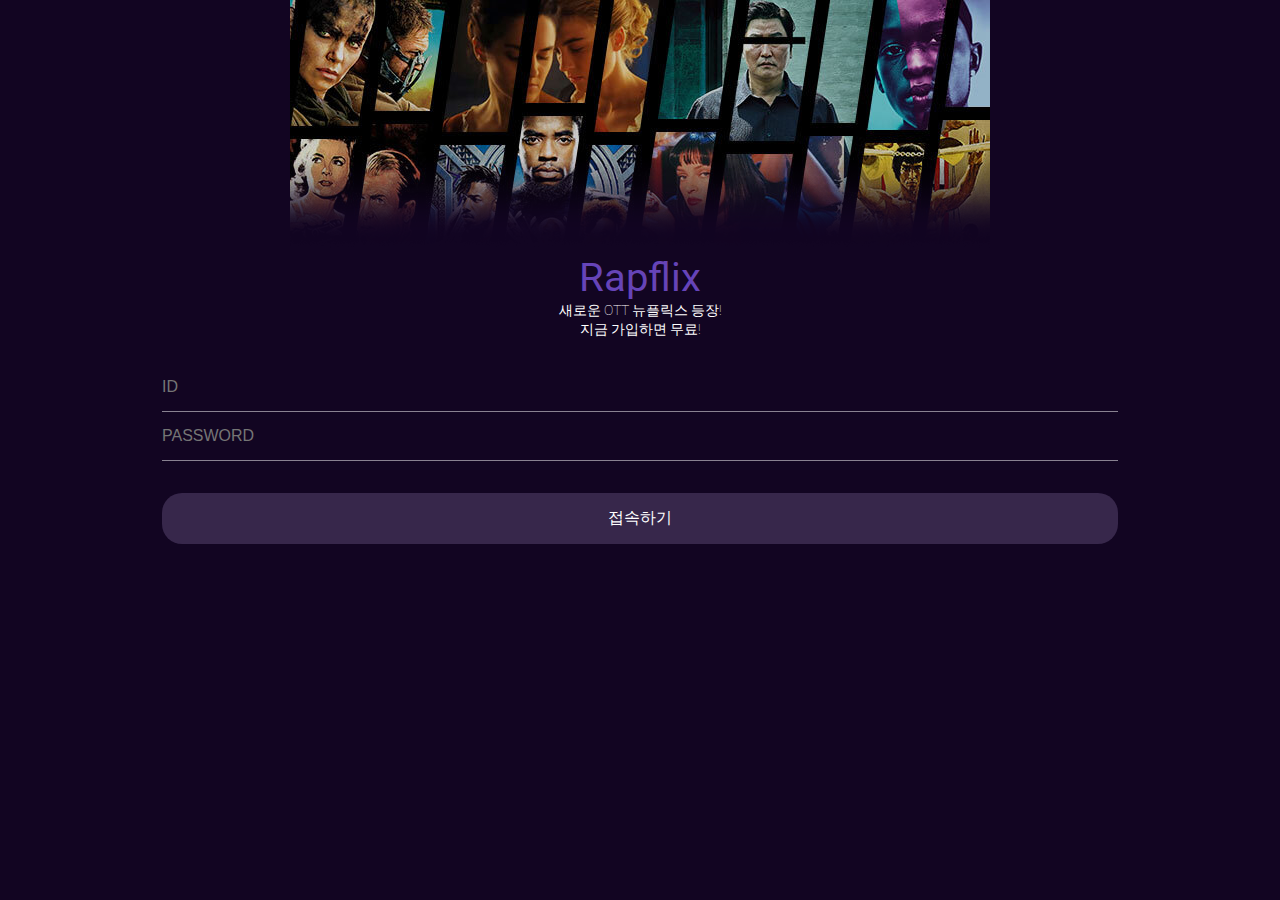
<file: index.html>
<!DOCTYPE html>
<html lang="ko">
  <head>
    <meta charset="UTF-8" />
    <meta http-equiv="X-UA-Compatible" content="IE=edge" />
    <meta name="viewport" content="width=device-width, initial-scale=1.0" />
    <title>Rapflix</title>
    <link rel="stylesheet" href="./css/login.css" />
  </head>
  <body>
    <div class="login-title">
      <img src="./img/login-img.png" class="login-img" />
      <h1 class="login-title__maintext">Rapflix</h1>
      <p class="login-title__subtext">
        새로운 OTT 뉴플릭스 등장! </br>
        지금 가입하면 무료!
      </p>
    </div>
    <form action="find.html" class="login-form">
      <input
        type="text"
        name="username"
        required
        autocomplete="off"
        placeholder="ID"
      />
      <input
        type="password"
        name="password"
        required
        autocomplete="off"
        placeholder="PASSWORD"
      />
      <input type="submit" value="접속하기" />
    </form>
  </body>
</html>
</file>
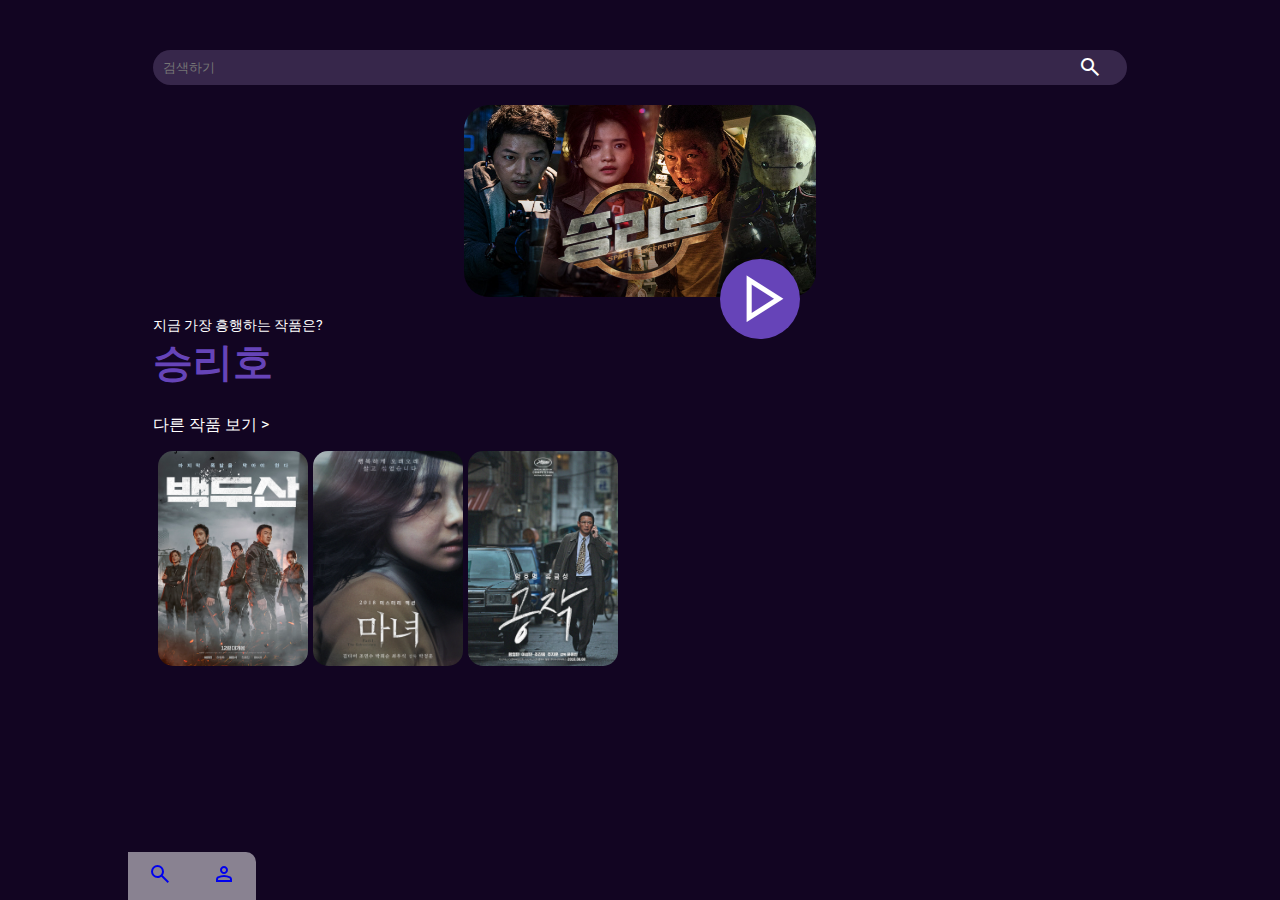
<file: find.html>
<!DOCTYPE html>
<html lang="ko">
  <head>
    <meta charset="UTF-8" />
    <meta http-equiv="X-UA-Compatible" content="IE=edge" />
    <meta name="viewport" content="width=device-width, initial-scale=1.0" />
    <title>find movie</title>
    <link rel="stylesheet" href="./css/find.css" />
    <link
      href="https://fonts.googleapis.com/css2?family=Material+Symbols+Outlined"
      rel="stylesheet"
    />
  </head>
  <body>
    <form class="find-search-bar-form">
      <div class="display-flex-center position-relative">
        <input class="find-search-bar" placeholder="검색하기" />
        <!-- material-icons-outlined에서 material-symbols-outlined로 변경함 -->
        <span class="material-symbols-outlined">search</span>
      </div>
    </form>
    <div class="best-movie position-relative">
      <div class="best-movie__img-container">
        <img class="best-movie__img" src="./img/find-bestMovie-img.jpg" />
        <span class="material-symbols-outlined">play_arrow</span>
      </div>
      <div class="best-movie__title">
        <p class="best-movie__promotion-text">지금 가장 흥행하는 작품은?</p>
        <span class="best-movie__movie-name">승리호</span>
      </div>
    </div>
    <div class="movie-recommendation">
      <span class="movie-recommendation__title">다른 작품 보기 ></span>
      <ul class="movie-recommendation__imges">
        <li><img src="./img/find-movieRecommendation-01.jpg" /></li>
        <li><img src="./img/find-movieRecommendation-02.jpg" /></li>
        <li><img src="./img/find-movieRecommendation-03.jpg" /></li>
      </ul>
    </div>
    <div class="navigation-bar">
      <a href="./find.html">
        <span class="material-symbols-outlined find-icon-licked">search</span>
      </a>
      <a href="./mypage.html">
        <span class="material-symbols-outlined">person_outline</span>
      </a>
    </div>
  </body>
</html>
</file>
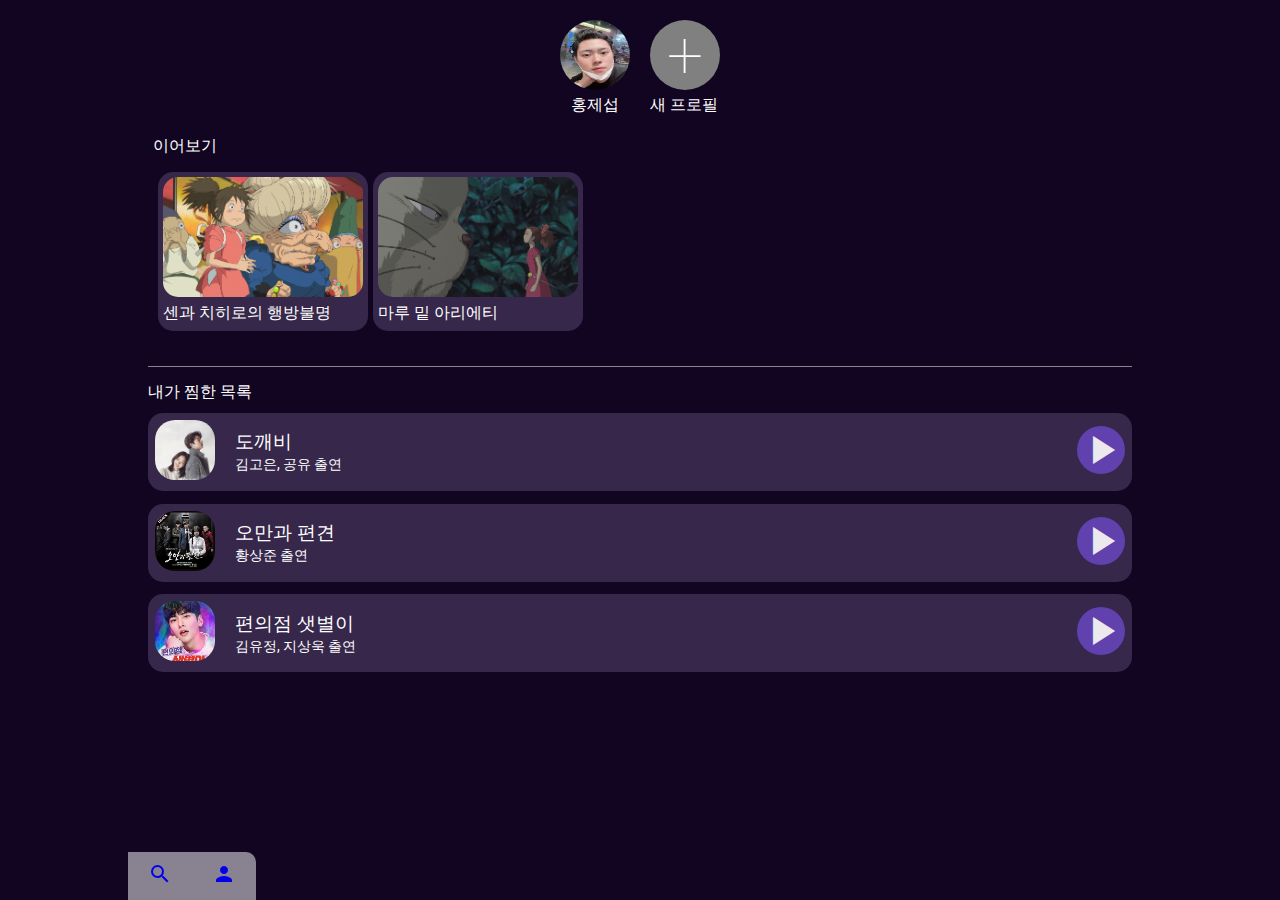
<file: mypage.html>
<!DOCTYPE html>
<html lang="ko">
  <head>
    <meta charset="UTF-8" />
    <meta http-equiv="X-UA-Compatible" content="IE=edge" />
    <meta name="viewport" content="width=device-width, initial-scale=1.0" />
    <title>My Page</title>
    <link rel="stylesheet" href="./css/mypage.css" />
  </head>
  <body>
    <!-- 프로필 -->
    <div class="display-flex-center">
      <div class="user-component position-relative display-flex-center">
        <img class="user-component__profile" src="./img/mypage-profile.jpg" />
        <div class="user-component__id">홍제섭</div>
      </div>
      <div class="user-component">
        <div
          class="user-component__profile add-profile-btn display-flex-center"
        >
          <span>+</span>
        </div>
        <div class="user-component__id">새 프로필</div>
      </div>
    </div>
    <!-- 이어보기 -->
    <div class="continue-watching">
      <p class="continue-watching__header">이어보기</p>
      <ul class="continue-watching__imges">
        <li>
          <div class="continue-watching__card">
            <img src="./img/mypage-continueWatch-01.jpg" />
            <span class="continue-watching__title">센과 치히로의 행방불명</span>
          </div>
        </li>
        <li>
          <div class="continue-watching__card">
            <img src="./img/mypage-continueWatch-02.jpg" />
            <span class="continue-watching__title">마루 밑 아리에티</span>
          </div>
        </li>
      </ul>
    </div>
    <!-- 내가찜한목록 -->
    <div class="wishlist">
      <p class="wishlist__header">내가 찜한 목록</p>
      <div class="wishlist-container">
        <div class="wishlist-item">
          <div>
            <img src="./img/mypage-wishlist-01.jpg" class="wishlist__img" />
          </div>
          <div class="wishlist-info">
            <span class="wishlist__title">도깨비</span>
            <span class="wishlist__subtitle">김고은, 공유 출연</span>
          </div>
          <div class="wishlist-play-btn">
            <span class="material-icons"> play_arrow </span>
          </div>
        </div>

        <div class="wishlist-item">
          <div>
            <img src="./img/mypage-wishlist-02.jpg" class="wishlist__img" />
          </div>
          <div class="wishlist-info">
            <span class="wishlist__title">오만과 편견</span>
            <span class="wishlist__subtitle">황상준 출연</span>
          </div>
          <div class="wishlist-play-btn">
            <span class="material-icons"> play_arrow </span>
          </div>
        </div>

        <div class="wishlist-item">
          <div>
            <img src="./img/mypage-wishlist-03.jpg" class="wishlist__img" />
          </div>
          <div class="wishlist-info">
            <span class="wishlist__title">편의점 샛별이</span>
            <span class="wishlist__subtitle">김유정, 지상욱 출연</span>
          </div>
          <div class="wishlist-play-btn">
            <span class="material-icons"> play_arrow </span>
          </div>
        </div>
      </div>
    </div>
    <div class="navigation-bar">
      <a href="/find.html">
        <span class="material-icons">search</span>
      </a>
      <a href="./mypage.html">
        <span class="material-icons">person</span>
      </a>
    </div>
  </body>
</html>
</file>
<file: css/login.css>
@import "./global.css";

html,
body {
  overflow: hidden;
}

.login-title {
  text-align: center;
}
.login-title__maintext {
  font-size: 2.5rem;
  color: var(--purple);
}
.login-title__subtext {
  font-size: 0.9rem;
  font-weight: 100;
}

.login-form {
  display: flex;
  flex-direction: column;
  margin: 1.5rem;
}

.login-form input {
  padding: 15px 0;
  margin: 0 10px;
  background-color: var(--background-purple);
  font-size: 1em;
}

.login-form input:not([type="submit"]) {
  color: white;
  border-bottom: 1px solid var(--border);
  transition: border-color 0.3s ease-in-out;
}

.login-form input:focus {
  border-color: white;
}

.login-form input[type="submit"] {
  color: white;
  background-color: var(--darkpurple);
  border-radius: 20px;
  margin-top: 2rem;
  transition: background-color 0.2s ease-in-out;
}

.login-form input[type="submit"]:active {
  background-color: var(--purple);
}
</file>
<file: css/find.css>
@import "./global.css";

.find-search-bar-form {
  padding: 0 25px;
}
.find-search-bar-form div {
  width: 100%;
}
.find-search-bar {
  margin-top: 50px;
  background-color: var(--darkpurple);
  border-radius: 25px;
  width: 100%;
  padding: 10px;
  color: white;
  transition: background-color 0.3s ease-in-out;
}
.find-search-bar:focus {
  background-color: #594374;
}
.find-search-bar-form span {
  position: absolute;
  font: 1rem;
  bottom: 0.4rem;
  /* 책과 다르게 0.4로 하여 가운데로 매칭시킴 */
  right: 25px;
}
.movie-recommendation {
  margin: 25px 0;
  padding: 0 25px;
}

.movie-recommendation__imges {
  margin-top: 15px;
  list-style: none;
  display: flex;
  overflow-x: scroll;
}

.movie-recommendation__imges li {
  margin-left: 5px;
}

.movie-recommendation__imges img {
  width: 150px;
  border-radius: 15px;
}
</file>
<file: css/mypage.css>
@import "./global.css";
@import "./variable.css";

html,
body {
  height: 100%;
}

.user-component {
  padding: 20px 10px;
  flex-direction: column;
}

.user-component__profile {
  width: 70px;
  height: 70px;
  border-radius: 50%;
}

.user-component__id {
  padding-top: 0.3rem;
  font-size: 1rem;
}

.add-profile-btn {
  background-color: gray;
  width: 70px;
  height: 70px;
  font-size: 4rem;
  font-weight: 100;
  color: white;
}

.continue-watching {
  margin-bottom: 25px;
  padding: 0 25px;
  padding-bottom: 10px;
}

.continue-watching__imges {
  list-style: none;
  display: flex;
  overflow-x: auto;
}

.continue-watching__imges li {
  margin-left: 5px;
}

.continue-watching__imges img {
  width: 200px;
  height: 120px;
  border-radius: 15px;
  object-fit: cover;
}

.continue-watching__card {
  background-color: var(--darkpurple);
  padding: 5px;
  border-radius: 15px;
}

.continue-watching__header {
  margin-bottom: 15px;
}

.continue-watching__title {
  display: block;
  margin: 2px 0;
}

.wishlist__img {
  width: 60px;
  height: 60px;
  border-radius: 20px;
}

.wishlist__header {
  border-top: 1px solid var(--border);
  padding-top: 15px;
  margin-bottom: 10px;
}

.wishlist-item {
  margin-bottom: 0.8rem;
  display: flex;
  align-items: center;
  justify-content: space-between;
  background-color: var(--darkpurple);
  padding: 7px;
  border-radius: 15px;
}

.wishlist-info {
  display: flex;
  flex-direction: column;
  width: 100%;
  padding-left: 20px;
}

.wishlist__title {
  font-size: 1.2rem;
}

.wishlist__subtitle {
  font-size: 0.9rem;
}

.wishlist-play-btn span {
  background-color: var(--purple);
  border-radius: 50%;
  opacity: 0.9;
  font-size: 3rem;
}

.wishlist {
  padding: 0 20px 10px 20px;
}
</file>
